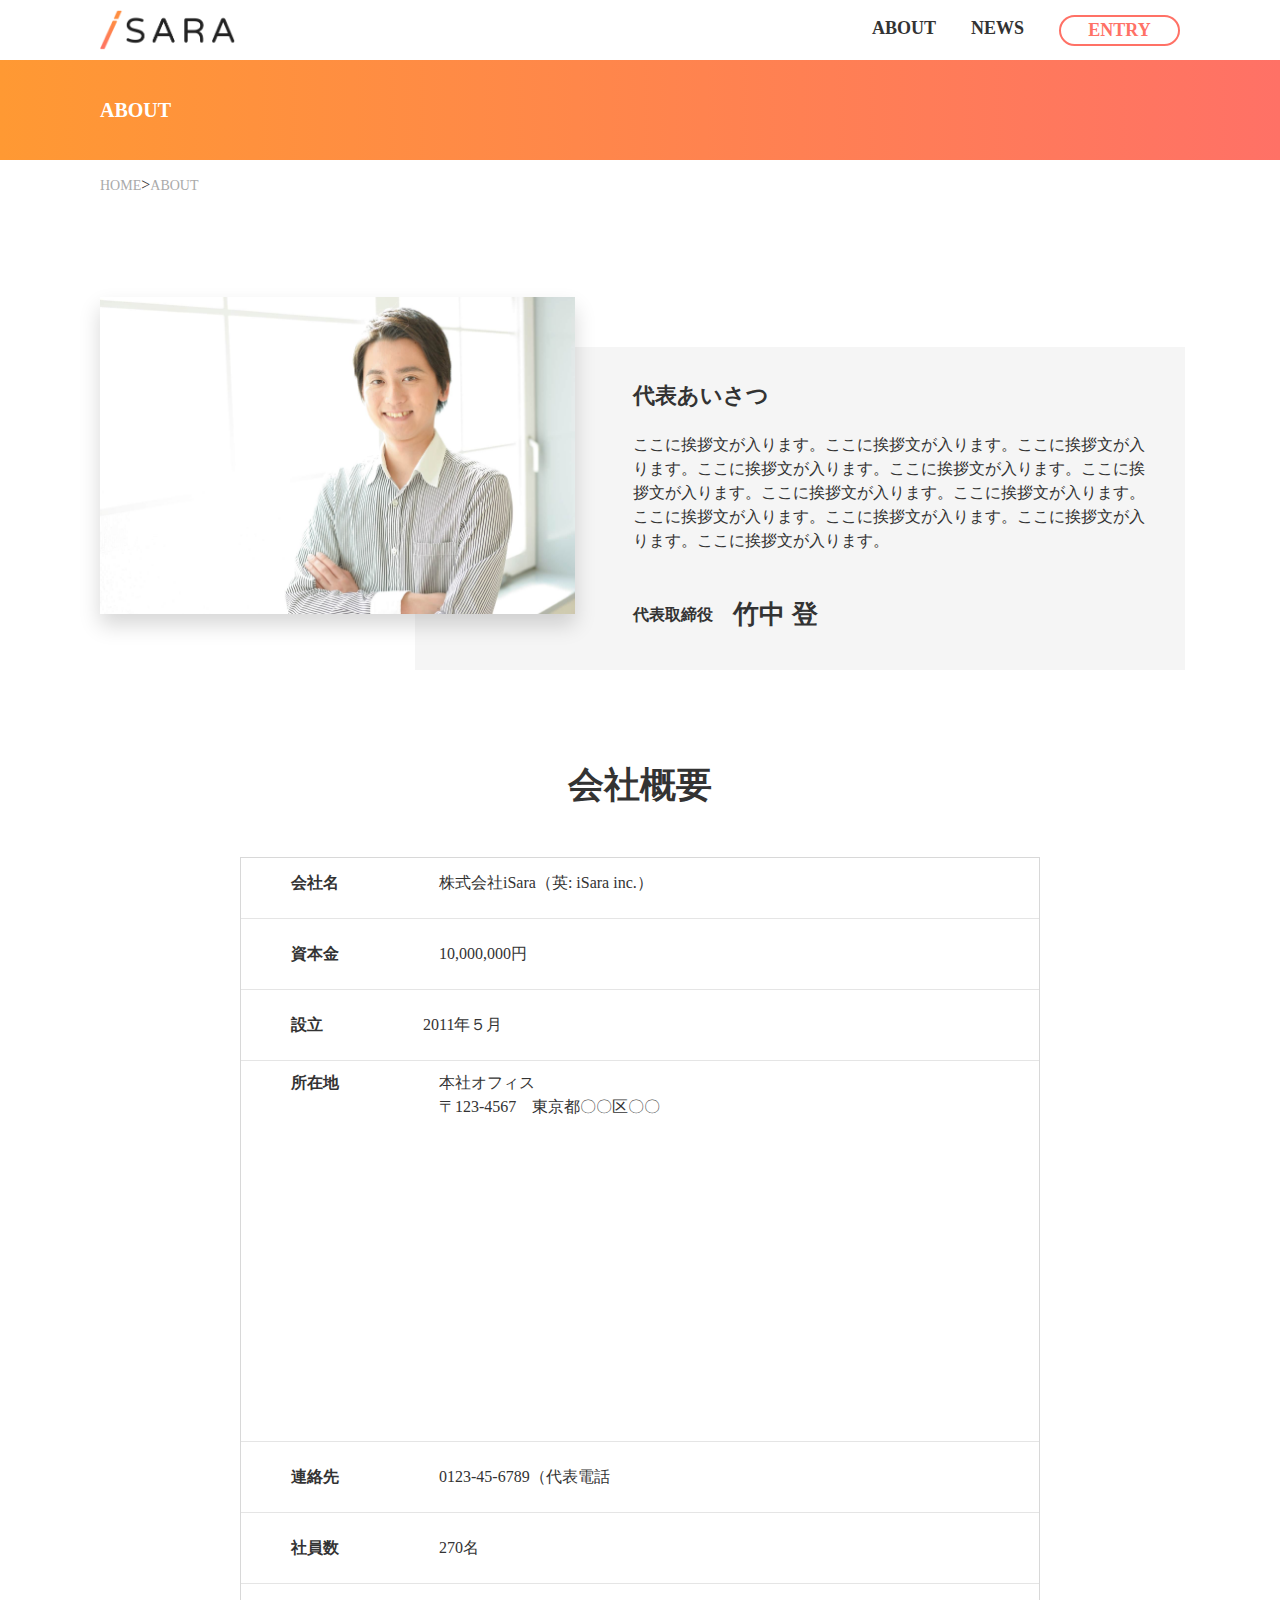
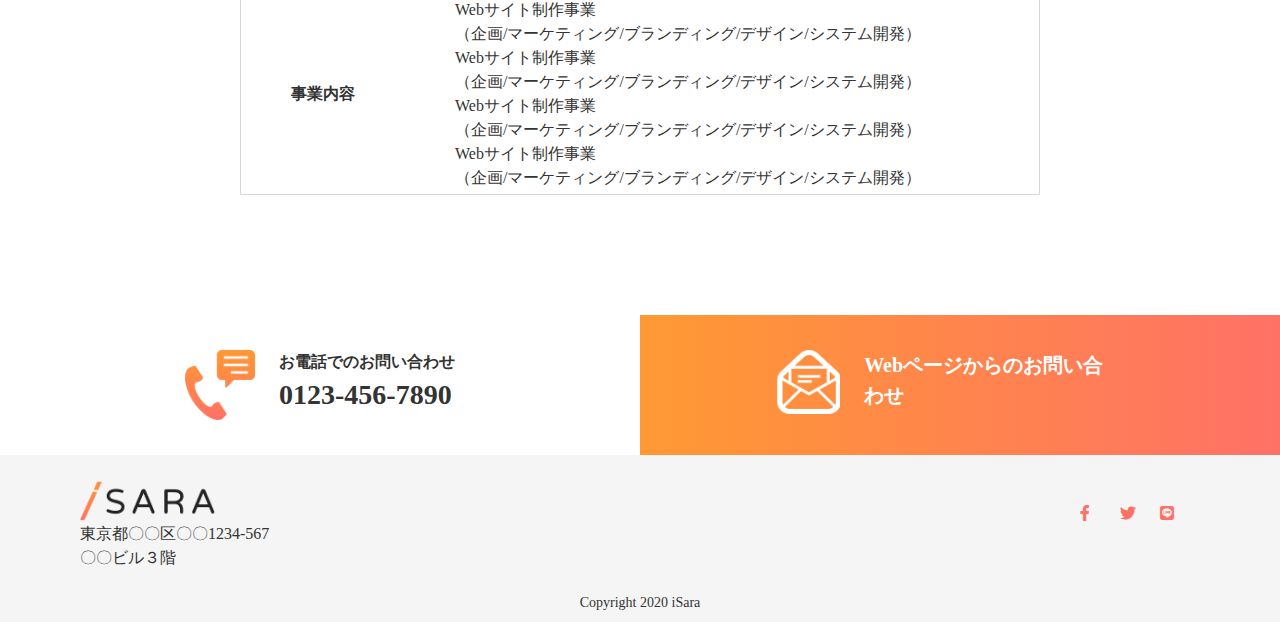
<file: about/index.html>
<!DOCTYPE html>
<html lang="en">
<head>
    <meta charset="UTF-8">
    <meta name="viewport" content="width=device-width, initial-scale=1.0">
    <meta http-equiv="X-UA-Compatible" content="ie=edge">
    <title>Lv5 ABOUT</title>
    <!-- fontawsome -->
    <link href="https://use.fontawesome.com/releases/v5.6.1/css/all.css" rel="stylesheet">
    <!-- bootstrap -->
    <link rel="stylesheet" href="https://stackpath.bootstrapcdn.com/bootstrap/4.4.1/css/bootstrap.min.css" integrity="sha384-Vkoo8x4CGsO3+Hhxv8T/Q5PaXtkKtu6ug5TOeNV6gBiFeWPGFN9MuhOf23Q9Ifjh" crossorigin="anonymous">
    <!-- css -->
    <link rel="stylesheet" href="styles/styles.css" />
</head>

<body>

    <div class="container">

        <header>
            <h1><img src="../img/logo.png" alt="株式会社isara"></h1>
            <div class="header-right">
                <a href="#">ABOUT</a>
                <a href="#">NEWS</a>
                <div class="header-entry">
                    <a href="#" class="entry">ENTRY</a>
                </div>
            </div>
        </header>

        <div class="nav">
            <div class="nav-top">
                <h2>ABOUT</h2>
            </div>  
            <div class="category">
                <div class="home">
                    <a href="#">HOME</a>
                </div>
                >
                <div class="tag">
                    <a href="#">ABOUT</a>
                </div>
            </div>
        </div> <!-- nav-->

        <div class="mv">
            <div class="mv-content">

                <!-- ここの左右幅あわせから -->
                <div class="mv-left">
                    <img src="../img/ceo.jpg" alt="">
                </div>

                <div class="mv-right">
                    <div class="mv-txt">
                        <h2>代表あいさつ</h2>
                        <div class="mv-txt-bottom">
                            <p>ここに挨拶文が入ります。ここに挨拶文が入ります。ここに挨拶文が入ります。ここに挨拶文が入ります。ここに挨拶文が入ります。ここに挨拶文が入ります。ここに挨拶文が入ります。ここに挨拶文が入ります。ここに挨拶文が入ります。ここに挨拶文が入ります。ここに挨拶文が入ります。ここに挨拶文が入ります。</p>
                            <div class="ceo">
                                <p class="ceo-type">代表取締役</p>
                                <p class="ceo-name">竹中 登</p>
                            </div>
                        </div>
                    </div>
                </div>

            </div>
        </div>  <!-- mv -->

        <div class="about">
            <div class="heading">
                <h2>会社概要</h2>
            </div>
            <div class="about-box">

                <div class="about-content">
                    <div class="name">
                        会社名
                    </div>
                    <div class="content">
                        株式会社iSara（英: iSara inc.）
                    </div>
                </div>

                <hr>

                <div class="about-content">
                    <div class="name">
                        資本金
                    </div>
                    <div class="content">
                        10,000,000円
                    </div>
                </div>

                <hr>

                <div class="about-content">
                    <div class="name">
                        設立
                    </div>
                    <div class="content">
                        2011年５月
                    </div>
                </div>

                <hr>

                
                <div class="about-content address">
                    <div class="address-detail">
                        <div class="name">
                            所在地
                        </div>
                        <div class="content">
                            本社オフィス <br >〒123-4567　東京都〇〇区〇〇
                        </div>
                    </div>
                    <iframe src="https://www.google.com/maps/embed?pb=!1m14!1m8!1m3!1d3240.487838698632!2d139.6983826!3d35.689611!3m2!1i1024!2i768!4f13.1!3m3!1m2!1s0x60188cd0d6b1ba1f%3A0x1c32a1f1ecacfdd5!2z5paw5a6_6aeF!5e0!3m2!1sja!2sjp!4v1580965845710!5m2!1sja!2sjp" width="400" height="300" frameborder="0" style="border:0;" allowfullscreen=""></iframe>
                </div>

                <hr>

                <div class="about-content">
                    <div class="name">
                        連絡先
                    </div>
                    <div class="content">
                        0123-45-6789（代表電話
                    </div>
                </div>

                <hr>

                <div class="about-content">
                    <div class="name">
                        社員数
                    </div>
                    <div class="content">
                        270名
                    </div>
                </div>

                <hr>

                <div class="about-content service">
                    <div class="name">
                        事業内容
                    </div>
                    <div class="content">
                        <div class="service-content">
                            <p>Webサイト制作事業</p>
                            <p>（企画/マーケティング/ブランディング/デザイン/システム開発）</p>
                        </div>
                        <div class="service-content">
                            <p>Webサイト制作事業</p>
                            <p>（企画/マーケティング/ブランディング/デザイン/システム開発）</p>
                        </div>
                        <div class="service-content">
                            <p>Webサイト制作事業</p>
                            <p>（企画/マーケティング/ブランディング/デザイン/システム開発）</p>
                        </div>
                        <div class="service-content">
                            <p>Webサイト制作事業</p>
                            <p>（企画/マーケティング/ブランディング/デザイン/システム開発）</p>
                        </div>
                    </div>
                </div>
            </div> <!-- about-box -->
        </div><!-- about-->


        <footer>
            <div class="footer">
                <div class="footer-top">
                    <div class="tell">
                        <div class="tell-content">
                            <div class="tell-img">
                                <img src="../img/footer-tell.png" alt="tell">
                            </div>
                            <div class="footer-top-txt">
                                <p class="footer-top-1">お電話でのお問い合わせ</p>
                                <p class="footer-top-2">0123-456-7890</p>
                            </div>
                        </div>
                    </div>
                    <div class="mail">
                        <div class="mail-content">
                            <div class="mail-img">
                                <img src="../img/footer-mail.png" alt="tell">
                            </div>
                            <div class="contact-bottom-txt">
                                <p class="footer-top-3">Webページからのお問い合わせ</p>
                            </div>
                        </div>
                    </div>
                </div>

                <div class="footer-bottom">
                    <div class="footer-bottom1">
                        <div class="footer-left">
                            <h1><img src="../img/logo.png" alt="株式会社isara"></h1>
                            <p>東京都〇〇区〇〇1234-567　 〇〇ビル３階</p>
                        </div>
                        <!-- sns -->
                        <div class="footer-right">
                            <div class="facebook fa">
                                <i class="fab fa-facebook-f"></i>
                            </div>
                            <div class="tw fa">
                                <i class="fab fa-twitter"></i>
                            </div>
                            <div class="line fa">
                                <i class="fab fa-line"></i>
                            </div>
                        </div>
                    </div>

                    <p class="copy">Copyright 2020 iSara</p>
                </div><!-- footer-bottom-->
            </div> <!-- .footer -->
        </footer>



    </div> <!-- container -->
    
</body>
</html>
</file>
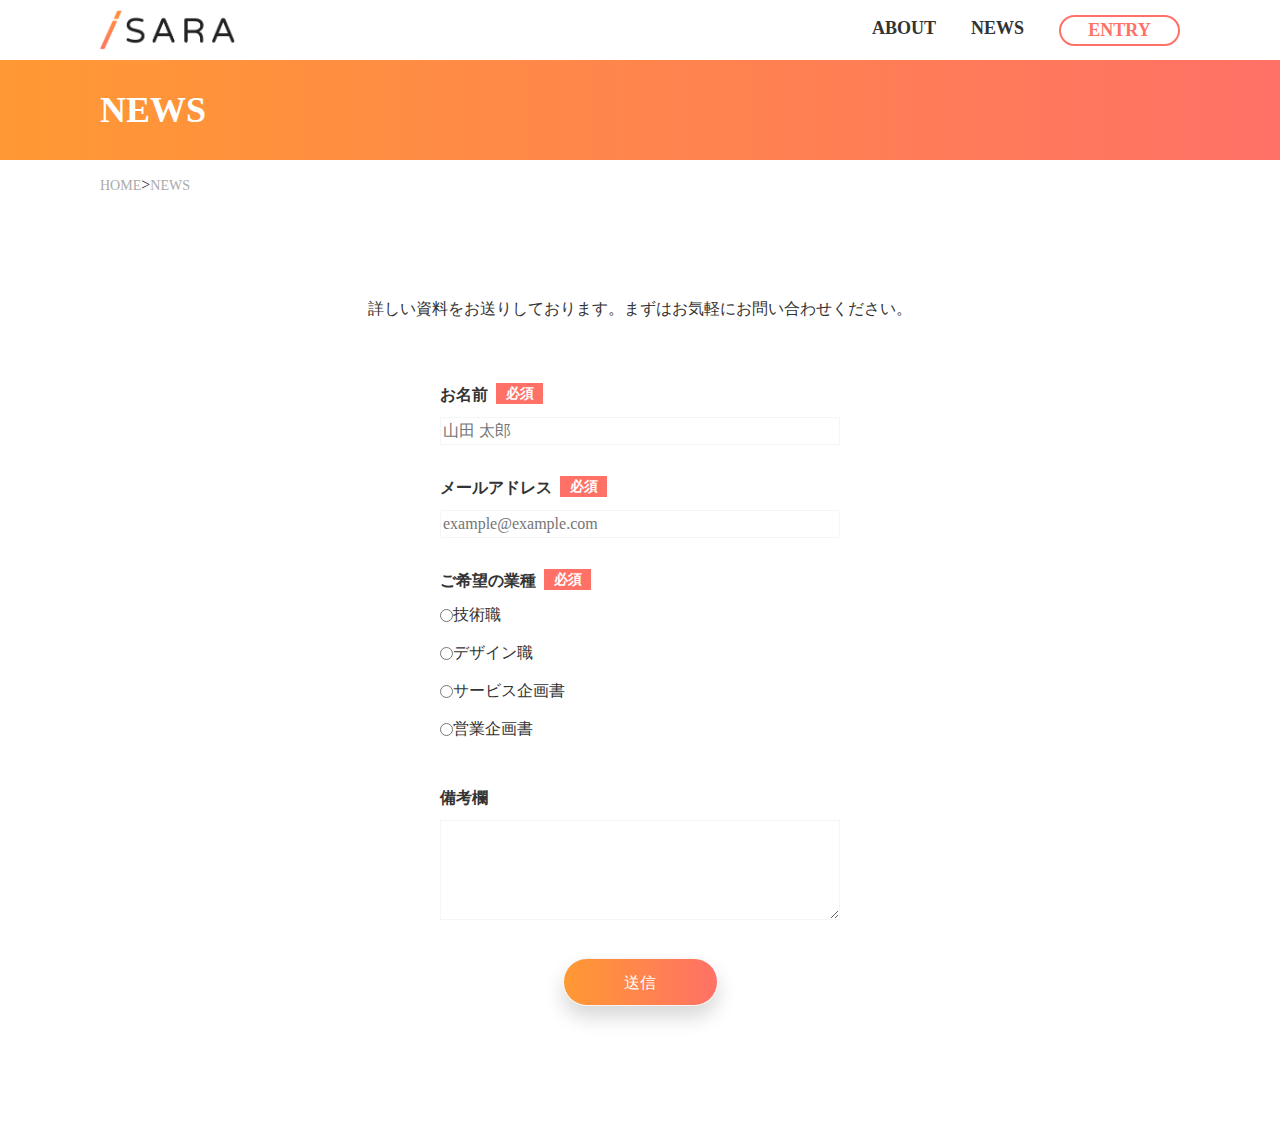
<file: entry/index.html>
<!DOCTYPE html>
<html lang="en">
<head>
    <meta charset="UTF-8">
    <meta name="viewport" content="width=device-width, initial-scale=1.0">
    <meta http-equiv="X-UA-Compatible" content="ie=edge">
    <title>Lv5 Entry</title>

    <!-- fontawsome -->
    <link href="https://use.fontawesome.com/releases/v5.6.1/css/all.css" rel="stylesheet">
    <!-- bootstrap -->
    <link rel="stylesheet" href="https://stackpath.bootstrapcdn.com/bootstrap/4.4.1/css/bootstrap.min.css" integrity="sha384-Vkoo8x4CGsO3+Hhxv8T/Q5PaXtkKtu6ug5TOeNV6gBiFeWPGFN9MuhOf23Q9Ifjh" crossorigin="anonymous">
    <!-- css -->
    <link rel="stylesheet" href="styles/styles.css" />

</head>
<body>
    <div class="container">

        <header>
            <h1><img src="../img/logo.png" alt="株式会社isara"></h1>
            <div class="header-right">
                <a href="#">ABOUT</a>
                <a href="#">NEWS</a>
                <div class="header-entry">
                    <a href="#" class="entry">ENTRY</a>
                </div>
            </div>
        </header>

        <div class="nav">
            <div class="nav-top">
                <h2>NEWS</h2>
            </div>  
            <div class="category">
                <div class="home">
                    <a href="#">HOME</a>
                </div>
                >
                <div class="tag">
                    <a href="#">NEWS</a>
                </div>
            </div>
        </div> <!-- nav-->

        <form action="#">

            <p>詳しい資料をお送りしております。まずはお気軽にお問い合わせください。</p>
            <div class="form ">
                <div class="name item">
                    <div class="title">
                        <p>お名前</p>
                        <div class="must">
                            <p>必須</p>
                        </div>
                    </div>
                    <input type="name" name="name" placeholder="山田 太郎">
                </div>

                <div class="mail item">
                    <div class="title">
                        <p>メールアドレス</p>
                        <div class="must">
                            <p>必須</p>
                        </div>
                    </div>
                    <input type="mail" name="mail" placeholder="example@example.com">
                </div>

                <div class="occupation item">
                    <div class="title">
                        <p>ご希望の業種</p>
                        <div class="must">
                            <p>必須</p>
                        </div>
                    </div>
                    <div class="occupation-detail">
                        <div class="occupation-type">
                            <input type="radio" name="occupation" value="male">技術職
                        </div>
                        <div class="occupation-type">
                            <input type="radio" name="occupation" value="female">デザイン職
                        </div>
                        <div class="occupation-type">
                            <input type="radio" name="occupation" value="female">サービス企画書
                        </div>
                        <div class="occupation-type">
                            <input type="radio" name="occupation" value="female">営業企画書
                        </div>
                    </div>
                </div>
                <div class="remark item">
                    <p>備考欄</p>
                    <textarea name="remark" id="">

                    </textarea>
                </div>
                <div class="button">
                    <input type="submit" value="送信">
                </div>
            </form>
        </div>


            

        </div><!-- container-->
</body>
</html>
</file>
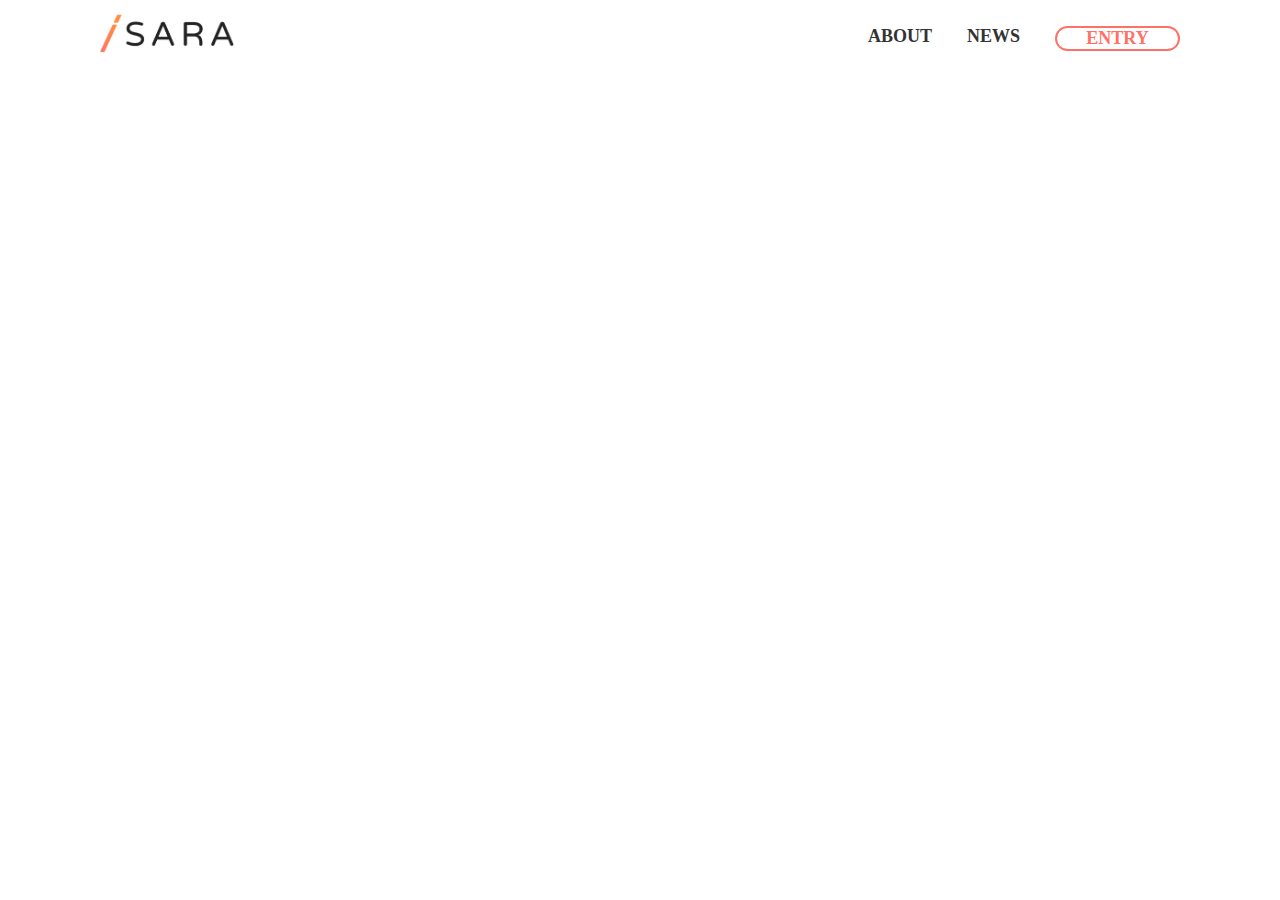
<file: humberger/index.html>
<!DOCTYPE html>
<html lang="en">
<head>
    <meta charset="UTF-8">
    <meta name="viewport" content="width=device-width, initial-scale=1.0">
    <title>Document</title>
    <link rel="stylesheet" href="styles/styles.css">
</head>
<body>

    <!-- ヘッダーエリア -->
    <header>
        <h1><img src="../img/logo.png" alt="株式会社isara"></h1>
        <div class="header-right">
            <a href="#">ABOUT</a>
            <a href="#">NEWS</a>
            <div class="header-entry">
                <a href="#" class="entry">ENTRY</a>
            </div>
        </div>
    </header> 


    <!-- sp -->
    <header class="l-header">
        <div class="header-img">
            <img src="../img/logo.png" alt="" style="width: 130px;"> 
        </div>
        <div class="l-drawer">
            <input class="l-drawer__checkbox" id="drawerCheckbox" type="checkbox" >
            <label class="l-drawer__icon" for="drawerCheckbox">
                <span class="l-drawer__icon-parts"></span>
            </label>
            <label class="l-drawer__overlay" for="drawerCheckbox"></label>
            <nav class="l-drawer__menu">
                <div class="items">
                    <ul>
                        <li class="l-drawer__item">
                            <a class="l-drawer__item-inner" href="/">ABOUT</a>
                        </li>
                        <li class="l-drawer__item">
                            <a class="l-drawer__item-inner" href="/">NEWS</a>
                        </li>
                        <div class="header-entry">
                            <li class="l-drawer__item">
                                <a class="l-drawer__item-inner" href="/">ENTRY</a>
                            </li>
                        </div>
                    </ul>
                </div>
            </nav>
        </div>
    </header>
</body>
</html>
</file>
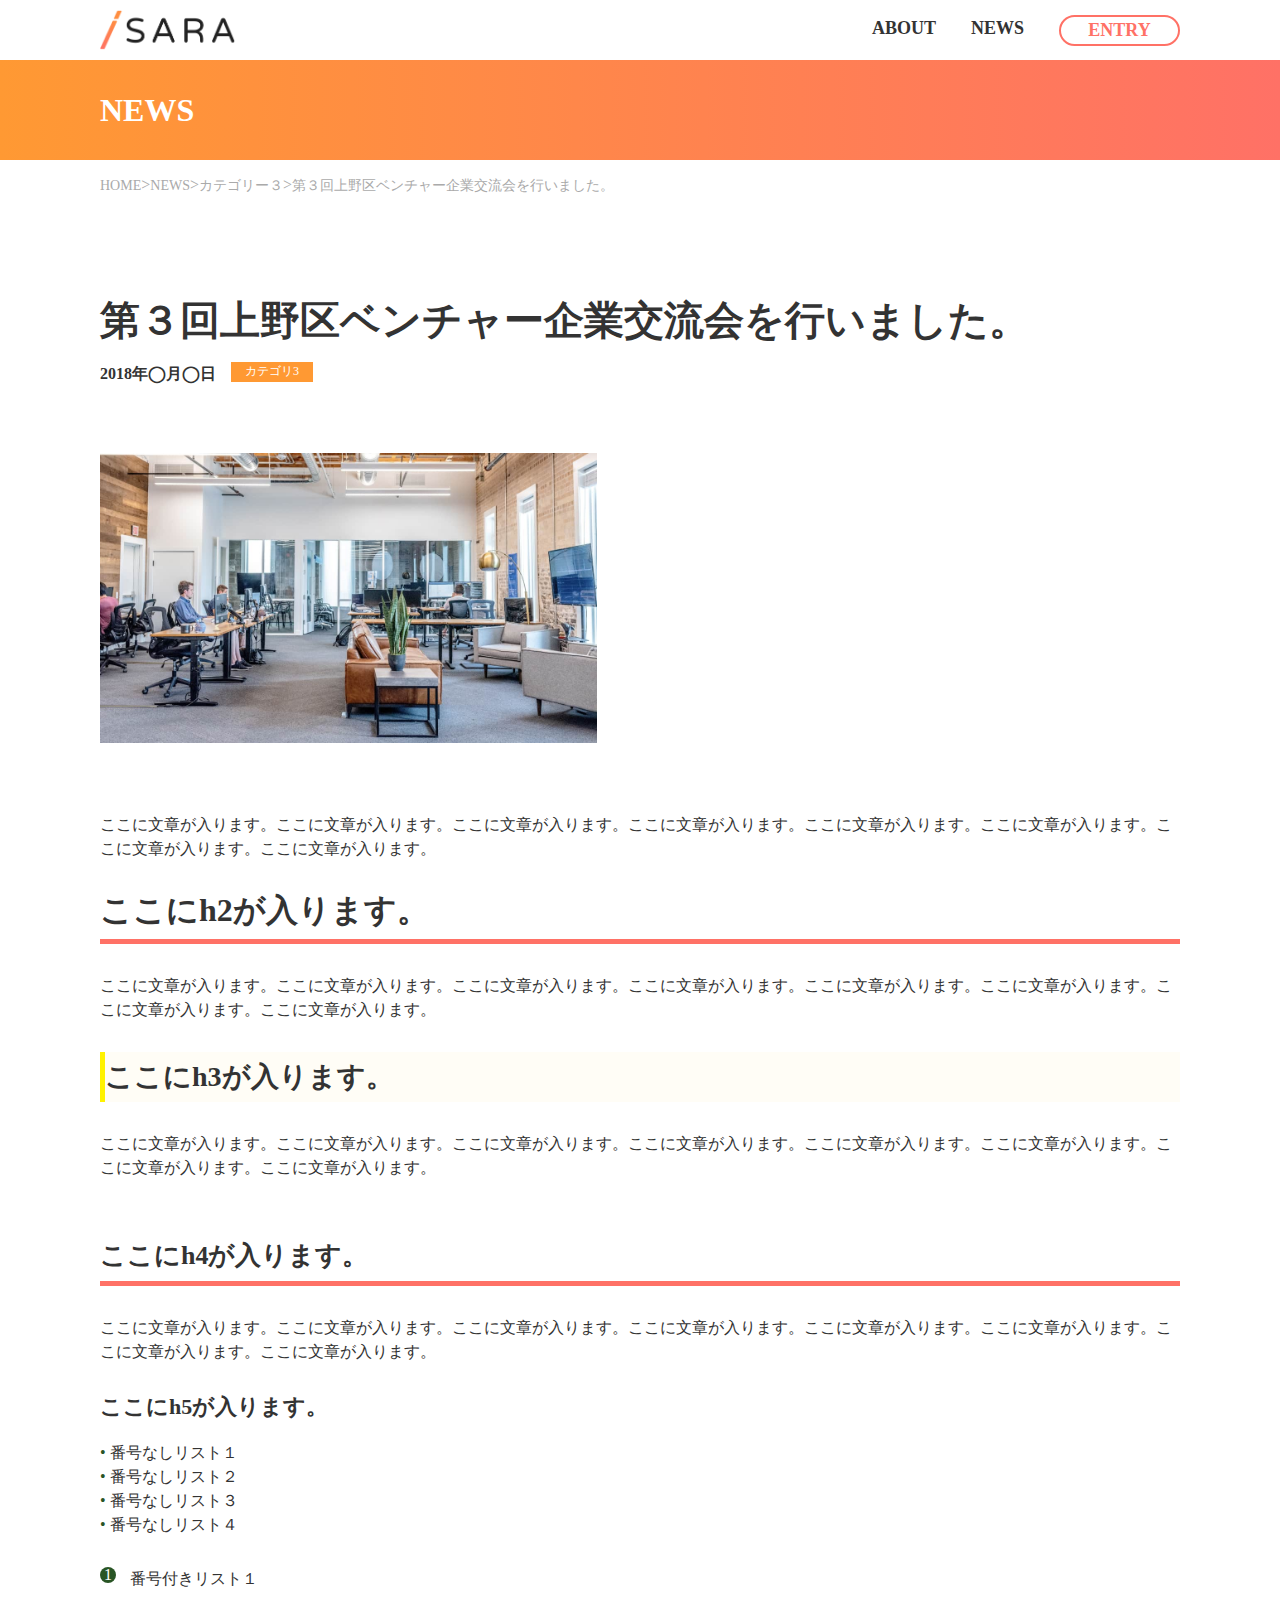
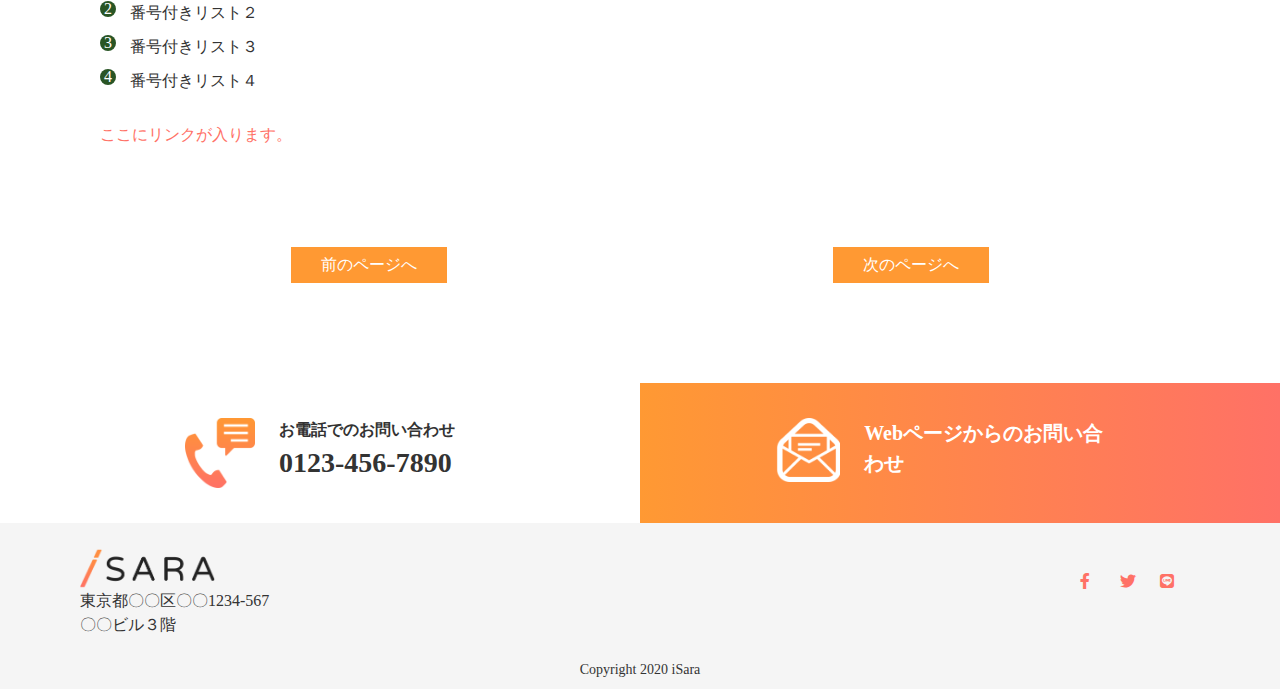
<file: news-solo/index.html>
<!DOCTYPE html>
<html lang="en">
<head>
    <meta charset="UTF-8">
    <meta name="viewport" content="width=device-width, initial-scale=1.0">
    <meta http-equiv="X-UA-Compatible" content="ie=edge">
    <title>Lv5 news-solo</title>

    <!-- fontawsome -->
    <link href="https://use.fontawesome.com/releases/v5.6.1/css/all.css" rel="stylesheet">
    <!-- bootstrap -->
    <link rel="stylesheet" href="https://stackpath.bootstrapcdn.com/bootstrap/4.4.1/css/bootstrap.min.css" integrity="sha384-Vkoo8x4CGsO3+Hhxv8T/Q5PaXtkKtu6ug5TOeNV6gBiFeWPGFN9MuhOf23Q9Ifjh" crossorigin="anonymous">
    <!-- css -->
    <link rel="stylesheet" href="styles/styles.css" />
</head>
<body>

    <div class="container">

        <header>
            <h1><img src="../img/logo.png" alt="株式会社isara"></h1>
            <div class="header-right">
                <a href="#">ABOUT</a>
                <a href="#">NEWS</a>
                <div class="header-entry">
                    <a href="#" class="entry">ENTRY</a>
                </div>
            </div>
        </header>


        <div class="nav">
            <div class="nav-top">
                <h2>NEWS</h2>
            </div>  
            <div class="category">
                <div class="home">
                    <a href="#">HOME</a>
                </div>
                <p>></p>
                <div class="tag">
                    <a href="#">NEWS</a>
                </div>
                <p>></p>
                <div>
                    <a href="#">カテゴリー３</a>
                </div>
                <p>></p>
                <div class="tag">
                    <a href="#">第３回上野区ベンチャー企業交流会を行いました。</a>
                </div>
                
            </div>
        </div> <!-- nav-->

        <div class="news-post">
            <h2>第３回上野区ベンチャー企業交流会を行いました。</h2>
            <div class="news-detail">
                <time>2018年◯月◯日</time>
                <p>カテゴリ3</p>
            </div>
            <img src="../img/office-umeda.jpg" alt="">
            <p>ここに文章が入ります。ここに文章が入ります。ここに文章が入ります。ここに文章が入ります。ここに文章が入ります。ここに文章が入ります。ここに文章が入ります。ここに文章が入ります。</p>
            <div class="news-post-txt">
                <div class="heading2">
                    <h2>ここにh2が入ります。</h2>
                    <p>ここに文章が入ります。ここに文章が入ります。ここに文章が入ります。ここに文章が入ります。ここに文章が入ります。ここに文章が入ります。ここに文章が入ります。ここに文章が入ります。</p>   
                </div>
                <div class="heading3">
                    <h3>ここにh3が入ります。</h3>
                    <p>ここに文章が入ります。ここに文章が入ります。ここに文章が入ります。ここに文章が入ります。ここに文章が入ります。ここに文章が入ります。ここに文章が入ります。ここに文章が入ります。</p>   
                </div>
                <div class="heading4">
                    <h4>ここにh4が入ります。</h4>
                    <p>ここに文章が入ります。ここに文章が入ります。ここに文章が入ります。ここに文章が入ります。ここに文章が入ります。ここに文章が入ります。ここに文章が入ります。ここに文章が入ります。</p>     
                </div>
                <div class="heading5">
                    <h5>ここにh5が入ります。</h5>
                    <div class="unorder">
                        <ul>
                            <li>番号なしリスト１</li>
                            <li>番号なしリスト２</li>
                            <li>番号なしリスト３</li>
                            <li>番号なしリスト４</li>
                        </ul>
                    </div>
                    <div class="order">
                        <ol>
                            <li>番号付きリスト１</li>
                            <li>番号付きリスト２</li>
                            <li>番号付きリスト３</li>
                            <li>番号付きリスト４</li>
                        </ol>
                    </div>
                    
                </div>

                <div class="link">
                    <a href="#">ここにリンクが入ります。<a>
                </div>
                <div class="bold">
                    ここに太字が入ります。
                </div>
            </div>
        </div> <!-- news post -->

        <div class="button">
            <div class="page">
                <p><a href="#">前のページへ</a></p>
            </div>
            
            <div class="page">
                <p><a href="#">次のページへ</a></p>
            </div>
        </div>

        <footer>
            <div class="footer">
                <div class="footer-top">
                    <div class="tell">
                        <div class="tell-content">
                            <div class="tell-img">
                                <img src="../img/footer-tell.png" alt="tell">
                            </div>
                            <div class="footer-top-txt">
                                <p class="footer-top-1">お電話でのお問い合わせ</p>
                                <p class="footer-top-2">0123-456-7890</p>
                            </div>
                        </div>
                    </div>
                    <div class="mail">
                        <div class="mail-content">
                            <div class="mail-img">
                                <img src="../img/footer-mail.png" alt="tell">
                            </div>
                            <div class="contact-bottom-txt">
                                <p class="footer-top-3">Webページからのお問い合わせ</p>
                            </div>
                        </div>
                    </div>
                </div>
            

                <div class="footer-bottom">
                    <div class="footer-bottom1">
                        <div class="footer-left">
                            <h1><img src="../img/logo.png" alt="株式会社isara"></h1>
                            <p>東京都〇〇区〇〇1234-567　 〇〇ビル３階</p>
                        </div>
                        <!-- sns -->
                        <div class="footer-right">
                            <div class="facebook fa">
                                <i class="fab fa-facebook-f"></i>
                            </div>
                            <div class="tw fa">
                                <i class="fab fa-twitter"></i>
                            </div>
                            <div class="line fa">
                                <i class="fab fa-line"></i>
                            </div>
                        </div>
                    </div>
                    <p class="copy">Copyright 2020 iSara</p>
                </div><!-- footer-bottom-->
            </div> <!-- .footer -->
        </footer>

    </div> <!-- container -->
    
    
</body>
</html>
</file>
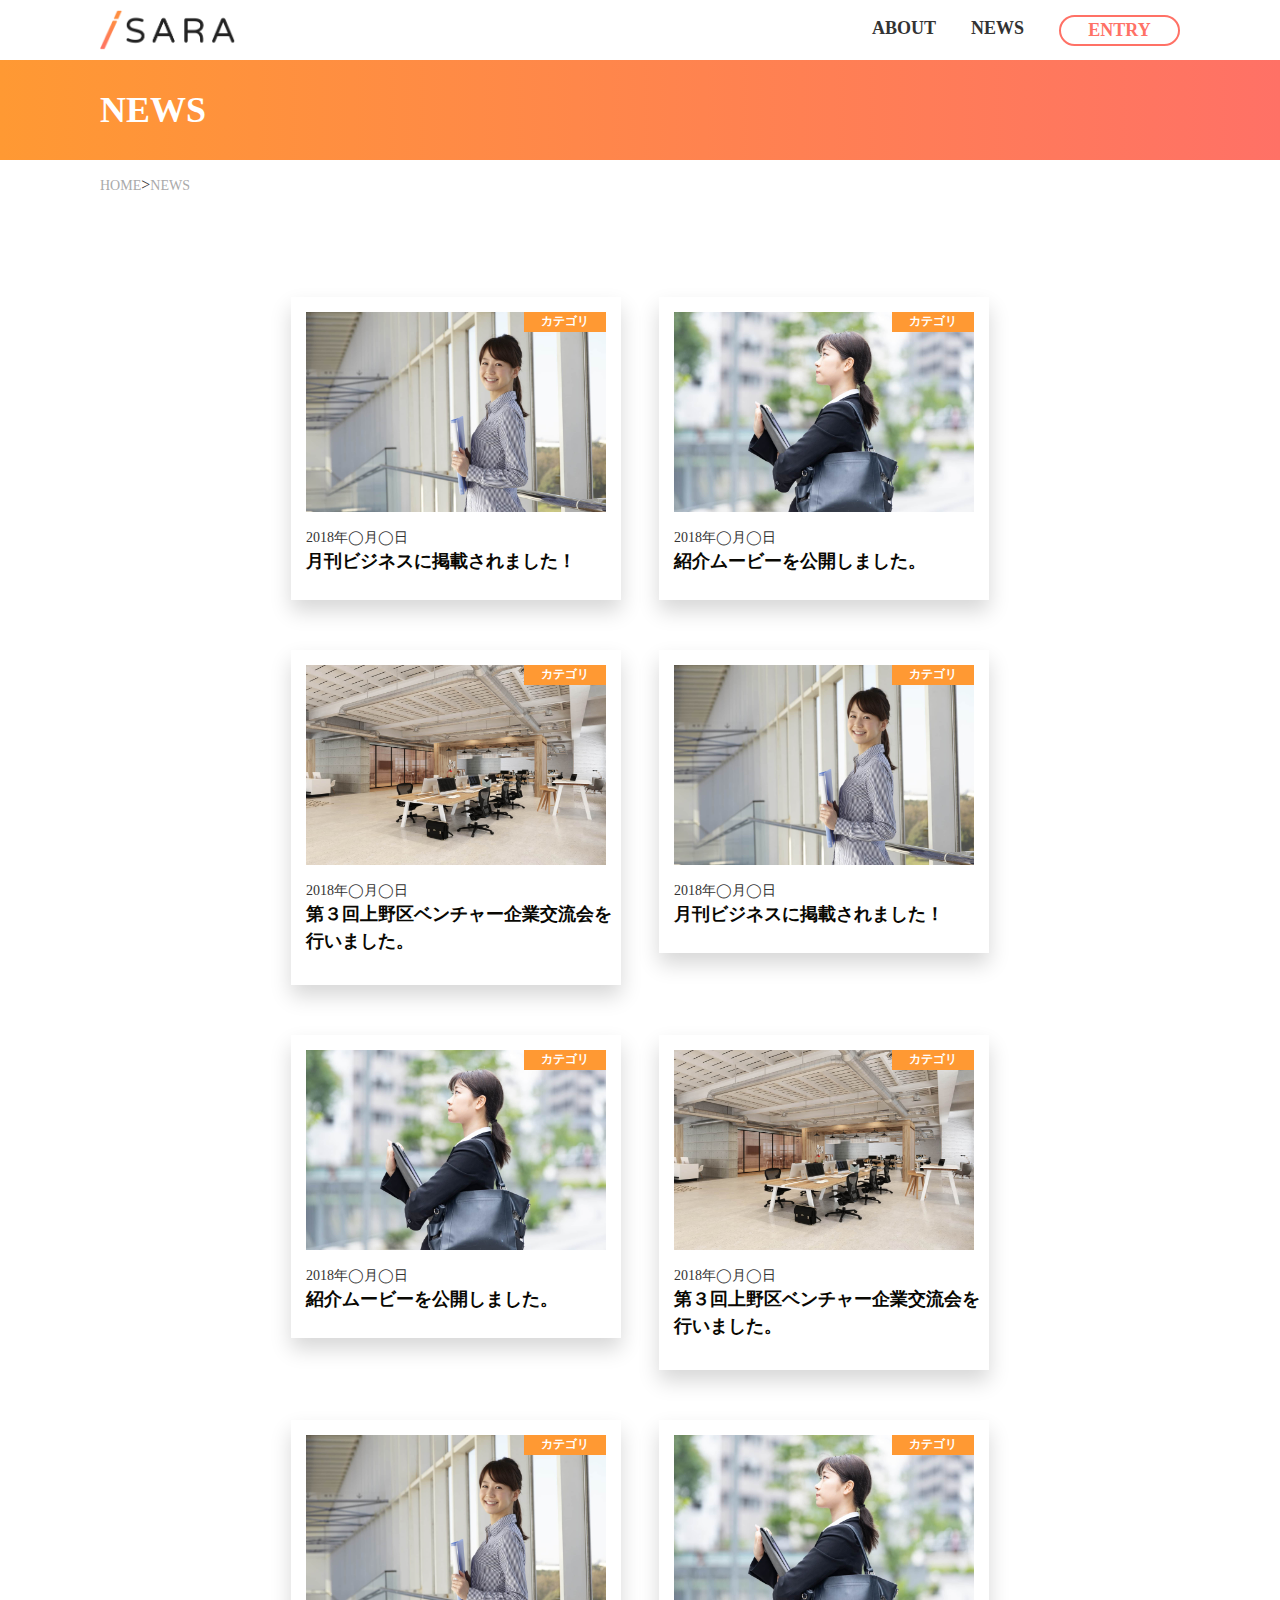
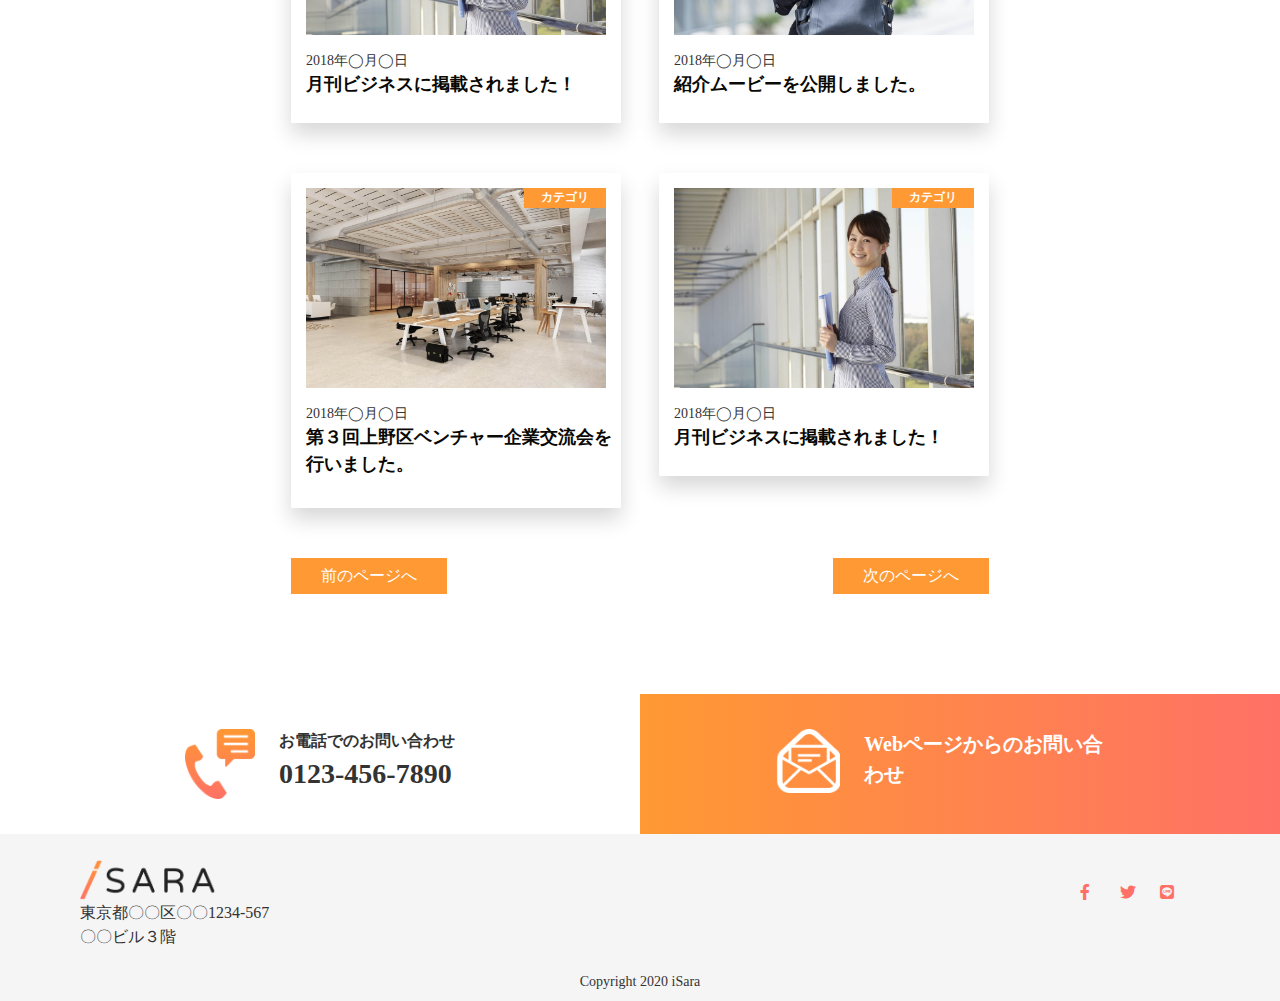
<file: news/index.html>
<!DOCTYPE html>
<html lang="en">
<head>
    <meta charset="UTF-8">
    <meta name="viewport" content="width=device-width, initial-scale=1.0">
    <meta http-equiv="X-UA-Compatible" content="ie=edge">
    <title>Document</title>

    <!-- fontawsome -->
    <link href="https://use.fontawesome.com/releases/v5.6.1/css/all.css" rel="stylesheet">
    <!-- bootstrap -->
    <link rel="stylesheet" href="https://stackpath.bootstrapcdn.com/bootstrap/4.4.1/css/bootstrap.min.css" integrity="sha384-Vkoo8x4CGsO3+Hhxv8T/Q5PaXtkKtu6ug5TOeNV6gBiFeWPGFN9MuhOf23Q9Ifjh" crossorigin="anonymous">
    <!-- css -->
    <link rel="stylesheet" href="styles/styles.css" />

</head>
<body>
    <div class="container">

        <header>
            <h1><img src="../img/logo.png" alt="株式会社isara"></h1>
            <div class="header-right">
                <a href="#">ABOUT</a>
                <a href="#">NEWS</a>
                <div class="header-entry">
                    <a href="#" class="entry">ENTRY</a>
                </div>
            </div>
        </header>

        <div class="nav">
            <div class="nav-top">
                <h2>NEWS</h2>
            </div>  
            <div class="category">
                <div class="home">
                    <a href="#">HOME</a>
                </div>
                >
                <div class="tag">
                    <a href="#">NEWS</a>
                </div>
            </div>
        </div> <!-- nav-->

        <div class="news">
            <div class="news-inner">

                <div class="news-flex">
                    <div class="news1 news-card">
                        <div class="card-top">
                            <img src="../img/news-1.jpg" alt="news1">
                            <p>カテゴリ</p>
                        </div>
                        <div class="news-detail">
                            <p class="news-time">2018年◯月◯日</p>
                            <p class="news-txt">月刊ビジネスに掲載されました！</p>
                        </div>
                        <a href="#"></a>
                    </div>

                    <div class="news2 news-card">
                        <div class="card-top">
                            <img src="../img/news-2.jpg" alt="news1">
                            <p>カテゴリ</p>
                        </div>
                        <div class="news-detail">
                            <p class="news-time">2018年◯月◯日</p>
                            <p class="news-txt">紹介ムービーを公開しました。</p>
                        </div>
                        <a href="#"></a>
                    </div>
                </div>

                <div class="news-flex">
                    <div class="news3 news-card">
                        <div class="card-top">
                            <img src="../img/news-3.jpg" alt="news1">
                            <p>カテゴリ</p>
                        </div>
                        <div class="news-detail">
                            <p class="news-time">2018年◯月◯日</p>
                            <p class="news-txt">第３回上野区ベンチャー企業交流会を行いました。</p>
                        </div>
                        <a href="#"></a>
                    </div>

                    <div class="news1 news-card">
                        <div class="card-top">
                            <img src="../img/news-1.jpg" alt="news1">
                            <p>カテゴリ</p>
                        </div>
                        <div class="news-detail">
                            <p class="news-time">2018年◯月◯日</p>
                            <p class="news-txt">月刊ビジネスに掲載されました！</p>
                        </div>
                        <a href="#"></a>
                    </div>
                </div>

                <div class="news-flex">
                    <div class="news2 news-card">
                        <div class="card-top">
                            <img src="../img/news-2.jpg" alt="news1">
                            <p>カテゴリ</p>
                        </div>
                        <div class="news-detail">
                            <p class="news-time">2018年◯月◯日</p>
                            <p class="news-txt">紹介ムービーを公開しました。</p>
                        </div>
                        <a href="#"></a>
                        
                    </div>

                    <div class="news3 news-card">
                        <div class="card-top">
                            <img src="../img/news-3.jpg" alt="news1">
                            <p>カテゴリ</p>
                        </div>
                        <div class="news-detail">
                            <p class="news-time">2018年◯月◯日</p>
                            <p class="news-txt">第３回上野区ベンチャー企業交流会を行いました。</p>
                        </div>
                        <a href="#"></a>
                    </div>
                </div>

                <div class="news-flex">
                    <div class="news1 news-card">
                        <div class="card-top">
                            <img src="../img/news-1.jpg" alt="news1">
                            <p>カテゴリ</p>
                        </div>
                        <div class="news-detail">
                            <p class="news-time">2018年◯月◯日</p>
                            <p class="news-txt">月刊ビジネスに掲載されました！</p>
                        </div>
                        <a href="#"></a>
                    </div>

                    <div class="news2 news-card">
                        <div class="card-top">
                            <img src="../img/news-2.jpg" alt="news1">
                            <p>カテゴリ</p>
                        </div>
                        <div class="news-detail">
                            <p class="news-time">2018年◯月◯日</p>
                            <p class="news-txt">紹介ムービーを公開しました。</p>
                        </div>
                        <a href="#"></a>
                    </div>
                </div>

                <div class="news-flex">
                    <div class="news3 news-card">
                        <div class="card-top">
                            <img src="../img/news-3.jpg" alt="news1">
                            <p>カテゴリ</p>
                        </div>
                        <div class="news-detail">
                            <p class="news-time">2018年◯月◯日</p>
                            <p class="news-txt">第３回上野区ベンチャー企業交流会を行いました。</p>
                        </div>
                        <a href="#"></a>
                    </div>
                    <div class="news1 news-card">
                        <div class="card-top">
                            <img src="../img/news-1.jpg" alt="news1">
                            <p>カテゴリ</p>
                        </div>
                        <div class="news-detail">
                            <p class="news-time">2018年◯月◯日</p>
                            <p class="news-txt">月刊ビジネスに掲載されました！</p>
                        </div>
                        <a href="#"></a>
                    </div>
                </div>

                <div class="button">
                    <div class="page">
                        <p><a href="#">前のページへ</a></p>
                    </div>
                    <div class="page">
                        <p><a href="#">次のページへ</a></p>
                    </div>
                </div>
            </div> <!-- news -->
        </div>


            <footer>
                <div class="footer">
                    <div class="footer-top">
                        <div class="tell">
                            <div class="tell-content">
                                <div class="tell-img">
                                    <img src="../img/footer-tell.png" alt="tell">
                                </div>
                                <div class="footer-top-txt">
                                    <p class="footer-top-1">お電話でのお問い合わせ</p>
                                    <p class="footer-top-2">0123-456-7890</p>
                                </div>
                            </div>
                        </div>
                        <div class="mail">
                            <div class="mail-content">
                                <div class="mail-img">
                                    <img src="../img/footer-mail.png" alt="tell">
                                </div>
                                <div class="contact-bottom-txt">
                                    <p class="footer-top-3">Webページからのお問い合わせ</p>
                                </div>
                            </div>
                        </div>
                    </div>
                

                    <div class="footer-bottom">
                        <div class="footer-bottom1">
                            <div class="footer-left">
                                <h1><img src="../img/logo.png" alt="株式会社isara"></h1>
                                <p>東京都〇〇区〇〇1234-567　 〇〇ビル３階</p>
                            </div>
                            <!-- sns -->
                            <div class="footer-right">
                                <div class="facebook fa">
                                    <i class="fab fa-facebook-f"></i>
                                </div>
                                <div class="tw fa">
                                    <i class="fab fa-twitter"></i>
                                </div>
                                <div class="line fa">
                                    <i class="fab fa-line"></i>
                                </div>
                            </div>
                        </div>
                        <p class="copy">Copyright 2020 iSara</p>
                    </div><!-- footer-bottom-->
                </div> <!-- .footer -->
            </footer>

        </div><!-- container-->
</body>
</html>
</file>
<file: about/styles/styles.css>
@charset "UTF-8";
*,
*::before,
*::after {
  box-sizing: border-box; }

body,
h1,
h2,
h3,
h4,
h5,
h6,
p,
a,
ul {
  margin: 0;
  padding: 0; }

.container {
  margin: 0;
  padding: 0; }

header {
  display: flex;
  justify-content: space-between;
  align-items: center;
  width: 100%;
  max-width: 1080px;
  height: 60px;
  margin: 0 auto;
  font-size: 18px; }
  header h1 {
    width: 136px; }
  header .header-right {
    display: flex; }
  header a {
    color: #333333;
    margin-right: 35px;
    font-weight: bold; }

.header-entry {
  margin-right: 0;
  color: #FF7166;
  border: 2px solid #FF7166;
  border-radius: 18px;
  width: 121px;
  text-align: center; }
  .header-entry a {
    color: #FF7166;
    margin: 0 auto; }

html {
  font-size: 62.5%; }

body {
  font-family: 'YuGothic','ヒラギノ角ゴ ProN';
  color: #333333;
  margin: 0;
  padding: 0;
  font-size: 1.6rem;
  /* 16px*/ }

.container {
  margin: 0 auto;
  overflow: hidden;
  max-width: 100%; }

a {
  list-style: none;
  text-decoration: none; }

img {
  max-width: 100%;
  height: auto;
  width: 100%; }

.footer {
  margin: 0 auto;
  max-width: 100%; }

.footer-top {
  display: flex;
  justify-content: space-between; }

.tell, .mail {
  width: 50%;
  height: 140px; }

.mail {
  background: linear-gradient(to left, #FF7166, #FF9933); }
  .mail p {
    color: #fff; }

.tell-content, .mail-content {
  display: flex;
  margin: 35px auto;
  width: 50%; }

.tell-content {
  justify-content: flex-end; }

.tell-img {
  width: 70px;
  height: 70px; }
  .tell-img img {
    width: 100%;
    position: relative;
    right: 24px; }

.mail-content {
  justify-content: flex-start; }

.mail-img {
  width: 70px; }
  .mail-img img {
    width: 100%;
    position: relative;
    right: 24px; }

.footer-top-1 {
  font-weight: bold;
  font-size: 16px;
  width: 176px; }

.footer-top-2 {
  font-weight: bold;
  font-size: 28px;
  width: 201px; }

.footer-top-3 {
  font-weight: bold;
  font-size: 20px; }

.footer-bottom {
  background-color: #F5F5F5; }

.footer-bottom1 {
  display: flex;
  padding: 0 80px;
  justify-content: space-between; }

.footer-left {
  width: 136px; }
  .footer-left img {
    margin-top: 25px; }
  .footer-left p {
    font-size: 16px;
    width: 213px;
    margin-bottom: 22px; }

.footer-right {
  display: flex;
  margin-top: 50px; }

.fa {
  width: 40px; }

i {
  color: #FF7166; }

.fab {
  width: 100%; }

.copy {
  font-size: 14px;
  text-align: center;
  padding-bottom: 9px; }

@media screen and (max-width: 768px) {
  .footer-top {
    flex-direction: column;
    align-items: center;
    justify-content: center; }

  .tell, .mail {
    width: 100%; }

  .tell-content {
    padding-left: 0; }

  .mail-content {
    padding-right: 0; }

  .footer-bottom1 {
    display: block;
    padding: 0 50px; }

  .footer-right {
    margin-top: 0; } }
.mv {
  margin: 0 auto;
  width: 1080px;
  max-width: 100%; }

.mv-content {
  display: flex;
  position: relative; }

.mv-left {
  width: 44%;
  z-index: 2;
  box-shadow: 0 11px 20px rgba(0, 0, 0, 0.16); }
  .mv-left img {
    width: 100%; }

.mv-right {
  max-width: 100%;
  width: 770px;
  background-color: #F5F5F5;
  padding: 36px 36px 36px 0;
  z-index: 1;
  position: absolute;
  top: 50px;
  left: 315px; }

.mv-txt {
  margin: 0 0 0 auto;
  width: 516px; }
  .mv-txt h2 {
    font-size: 2.2rem;
    font-weight: bold;
    margin-bottom: 24px; }

.ceo {
  display: flex;
  font-weight: bold;
  margin-top: 42px;
  align-items: center;
  text-align: right; }

.ceo-type {
  margin-right: 20px; }

.ceo-name {
  font-size: 26px; }

@media screen and (max-width: 1024px) {
  .mv-right {
    padding: 36px 5px; } }
@media screen and (max-width: 767px) {
  .mv-content {
    flex-direction: column;
    justify-content: center;
    padding: 0 15px; }

  .mv-right {
    position: static;
    max-width: 100%;
    padding: 80px 15px; }

  .mv-left {
    width: 87%; } }
.nav {
  display: block; }

.nav-top {
  max-width: 100%;
  height: 100px;
  margin-bottom: 13px;
  background: linear-gradient(to left, #FF7166, #FF9933); }
  .nav-top h2 {
    color: #fff;
    padding: 0 100px;
    font-size: 2rem;
    font-weight: bold;
    line-height: 100px; }

.category {
  display: flex;
  padding: 0 100px;
  margin-bottom: 100px; }
  .category a {
    color: #AAAAAA;
    font-size: 1.4rem; }

@media screen and (max-width: 1080px) {
  .nav-top {
    padding: 0 15px; }
    .nav-top h2 {
      padding: 0; }

  .category {
    padding: 0 15px; } }
.heading h2 {
  font-size: 3.6rem;
  text-align: center;
  margin: 0 auto;
  font-weight: bold;
  padding: 150px 0 50px 0; }

.about-box {
  width: 800px;
  margin: 0 auto 120px auto;
  border: 1px solid #D8D8D8; }

.about-content {
  display: flex;
  padding: 0 100px 0 50px;
  height: 50px;
  align-items: center; }

.name {
  margin-right: 100px;
  font-weight: bold; }

.service {
  height: 200px; }

.address-detail {
  display: flex; }

.address {
  height: 360px;
  display: block; }

iframe {
  margin: 17px 0 17px 145px; }

@media screen and (max-width: 767px) {
  .about {
    padding: 0 15px; }

  .heading h2 {
    padding-top: 75px; }

  .about-box {
    margin: 0;
    max-width: 100%; }

  .about-content {
    padding: 0 15px; }

  .name {
    margin-right: 16px; }

  .address {
    height: 250px; }

  iframe {
    margin: 26px 0 56px 55px;
    width: 200px;
    height: 146px; }

  .service {
    height: 284px; }

  .service-content {
    height: 72px;
    line-height: 100%; } }

/*# sourceMappingURL=styles.css.map */
</file>
<file: entry/styles/styles.css>
@charset "UTF-8";
*,
*::before,
*::after {
  box-sizing: border-box; }

h1,
h2,
h3,
h4,
h5,
h6,
p,
a,
ul {
  margin: 0;
  padding: 0; }

.container {
  margin: 0;
  padding: 0; }

header {
  display: flex;
  justify-content: space-between;
  align-items: center;
  width: 100%;
  max-width: 1080px;
  height: 60px;
  margin: 0 auto;
  font-size: 18px; }
  header h1 {
    width: 136px; }
  header .header-right {
    display: flex; }
  header a {
    color: #333333;
    margin-right: 35px;
    font-weight: bold; }

.header-entry {
  margin-right: 0;
  color: #FF7166;
  border: 2px solid #FF7166;
  border-radius: 18px;
  width: 121px;
  text-align: center; }
  .header-entry a {
    color: #FF7166;
    margin: 0 auto; }

.nav {
  display: block; }

.nav-top {
  max-width: 100%;
  height: 100px;
  margin-bottom: 13px;
  background: linear-gradient(to left, #FF7166, #FF9933); }
  .nav-top h2 {
    color: #fff;
    padding: 0 100px;
    font-size: 3.6rem;
    font-weight: bold;
    line-height: 100px; }

.category {
  display: flex;
  padding: 0 100px;
  margin-bottom: 100px; }
  .category a {
    color: #AAAAAA;
    font-size: 1.4rem; }

@media screen and (max-width: 1080px) {
  .nav-top {
    padding: 0 15px; }
    .nav-top h2 {
      padding: 0; }

  .category {
    padding: 0 15px; } }
form {
  width: 1080px;
  max-width: 100%;
  margin: 0 auto;
  text-align: center;
  padding: 0 15px; }

.form {
  margin: 62px auto 120px auto;
  display: inline-block;
  text-align: left; }
  .form p {
    font-weight: bold;
    margin-bottom: 10px; }

input {
  border: 1px solid #F5F5F5;
  flex-direction: column; }

textarea {
  border: 1px solid #F5F5F5; }

.name input, .mail input {
  width: 400px; }

.title {
  display: flex; }

.must {
  width: 47px;
  height: 19px;
  margin-left: 8px;
  font-weight: bold; }
  .must p {
    background-color: #FF7166;
    color: #fff;
    font-size: 1.4rem;
    text-align: center; }

.item {
  margin-bottom: 31px; }

.occupation-detail {
  flex-direction: column;
  display: flex; }

.occupation-type {
  display: flex;
  align-items: center;
  margin-bottom: 14px; }

textarea {
  width: 400px;
  height: 100px; }

.button {
  text-align: center; }
  .button input {
    background: linear-gradient(to left, #FF7166, #FF9933);
    box-shadow: 0 11px 20px rgba(0, 0, 0, 0.16);
    color: #fff;
    width: 155px;
    border-radius: 24px;
    margin: 0 auto;
    height: 48px;
    line-height: 48px;
    padding: 0 59px; }

@media screen and (max-width: 425px) {
  form p {
    text-align: left; }

  .name input, .mail input {
    width: 386px; }

  textarea {
    width: 386px; } }
@media screen and (max-width: 375px) {
  .name input, .mail input {
    width: 285px; }

  textarea {
    width: 285px; } }
html {
  font-size: 62.5%; }

body {
  font-family: 'YuGothic','ヒラギノ角ゴ ProN';
  color: #333333;
  margin: 0;
  padding: 0;
  font-size: 1.6rem;
  /* 16px*/ }

.container {
  margin: 0 auto;
  overflow: hidden;
  max-width: 100%; }

a {
  list-style: none;
  text-decoration: none; }

img {
  max-width: 100%;
  height: auto;
  width: 100%; }

/*# sourceMappingURL=styles.css.map */
</file>
<file: humberger/styles/styles.css>
@charset "UTF-8";
header {
  display: flex;
  justify-content: space-between;
  align-items: center;
  width: 100%;
  max-width: 1080px;
  height: 60px;
  margin: 0 auto;
  font-size: 18px; }
  header h1 img {
    width: 23%; }
  header .header-right {
    display: flex; }
  header a {
    color: #333333;
    margin-right: 35px;
    font-weight: bold;
    list-style: none;
    text-decoration: none; }

.header-entry {
  margin-right: 0;
  color: #FF7166;
  border: 2px solid #FF7166;
  border-radius: 18px;
  width: 121px;
  text-align: center; }
  .header-entry a {
    color: #FF7166;
    margin: 0 auto; }

.l-header {
  display: none; }

@media screen and (max-width: 767px) {
  /*ヘッダー*/
  header {
    display: none; }
    header a {
      margin-right: 0; }

  .l-header {
    display: flex;
    background: #fff;
    width: 100%;
    height: 60px;
    position: fixed;
    top: 0;
    left: 0; }

  /*ドロワー*/
  .l-drawer {
    position: relative; }
    .l-drawer__checkbox {
      display: none; }
    .l-drawer__icon {
      cursor: pointer;
      display: block;
      width: 56px;
      height: 60px; }
      .l-drawer__icon-parts, .l-drawer__icon-parts:before, .l-drawer__icon-parts:after {
        background-color: #FF7166;
        display: block;
        width: 26px;
        height: 2px;
        position: absolute;
        top: 0;
        right: 0;
        left: 0;
        bottom: 0;
        margin: auto; }
      .l-drawer__icon-parts:before, .l-drawer__icon-parts:after {
        content: " "; }
      .l-drawer__icon-parts:before {
        top: 16px; }
      .l-drawer__icon-parts:after {
        top: -16px; }
    .l-drawer__overlay {
      background: #000;
      opacity: 0;
      pointer-events: none;
      width: 100%;
      height: 100%;
      position: fixed;
      top: 0;
      right: 0; }
    .l-drawer__menu {
      background: #ffffff;
      color: #333333;
      max-width: 100%;
      width: 300px;
      height: 100vh;
      overflow-y: auto;
      -webkit-overflow-scrolling: touch;
      position: fixed;
      top: 0;
      right: -300px; }
    .l-drawer__icon {
      z-index: 4; }
    .l-drawer__menu {
      z-index: 3; }
    .l-drawer__overlay {
      z-index: 2; }
    .l-drawer__checkbox:checked ~ .l-drawer__icon .l-drawer__icon-parts {
      background: transparent;
      color: #FF7166; }
    .l-drawer__checkbox:checked ~ .l-drawer__icon .l-drawer__icon-parts:before {
      -webkit-transform: rotate(-45deg);
      transform: rotate(-45deg);
      top: 0; }
    .l-drawer__checkbox:checked ~ .l-drawer__icon .l-drawer__icon-parts:after {
      -webkit-transform: rotate(45deg);
      transform: rotate(45deg);
      top: 0; }
    .l-drawer__checkbox:checked ~ .l-drawer__overlay {
      opacity: 0.3;
      pointer-events: auto; }
    .l-drawer__checkbox:checked ~ .l-drawer__menu {
      right: 0; }
    .l-drawer__icon-parts, .l-drawer__icon-parts:after, .l-drawer__icon-parts:before, .l-drawer__overlay, .l-drawer__menu {
      -webkit-transition: all 0.7s;
      transition: all 0.7s; }

  .l-drawer {
    display: flex; }
    .l-drawer .items {
      position: relative;
      top: 30px;
      padding-left: 140px; }
    .l-drawer ul {
      list-style: none;
      padding: 15px; }
    .l-drawer li {
      margin-bottom: 35px;
      text-align: right; }
    .l-drawer a {
      text-decoration: none;
      text-align: right; }
    .l-drawer .header-entry {
      margin: 0 0 0 auto; }
      .l-drawer .header-entry li {
        margin-bottom: 0;
        text-align: center; }
      .l-drawer .header-entry a {
        text-align: right; } }

/*# sourceMappingURL=styles.css.map */
</file>
<file: news-solo/styles/styles.css>
@charset "UTF-8";
*,
*::before,
*::after {
  box-sizing: border-box; }

h1,
h2,
h3,
h4,
h5,
h6,
p,
a,
ul {
  margin: 0;
  padding: 0; }

.container {
  margin: 0;
  padding: 0; }

header {
  display: flex;
  justify-content: space-between;
  align-items: center;
  width: 100%;
  max-width: 1080px;
  height: 60px;
  margin: 0 auto;
  font-size: 18px; }
  header h1 {
    width: 136px; }
  header .header-right {
    display: flex; }
  header a {
    color: #333333;
    margin-right: 35px;
    font-weight: bold; }

.header-entry {
  margin-right: 0;
  color: #FF7166;
  border: 2px solid #FF7166;
  border-radius: 18px;
  width: 121px;
  text-align: center; }
  .header-entry a {
    color: #FF7166;
    margin: 0 auto; }

.nav {
  display: block; }

.nav-top {
  max-width: 100%;
  height: 100px;
  margin-bottom: 13px;
  background: linear-gradient(to left, #FF7166, #FF9933); }
  .nav-top h2 {
    color: #fff;
    padding: 0 100px;
    font-size: 3.2rem;
    font-weight: bold;
    line-height: 100px; }

.category {
  display: flex;
  padding: 0 100px;
  margin-bottom: 100px;
  color: #AAAAAA;
  max-width: 100%; }
  .category a {
    color: #AAAAAA;
    font-size: 1.4rem; }

@media screen and (max-width: 1080px) {
  .nav-top {
    padding: 0 15px; }
    .nav-top h2 {
      padding: 0; }

  .category {
    padding: 0 15px; } }
html {
  font-size: 62.5%; }

body {
  font-family: 'YuGothic','ヒラギノ角ゴ ProN';
  color: #333333;
  margin: 0;
  padding: 0;
  font-size: 1.6rem;
  /* 16px*/ }

.container {
  margin: 0 auto;
  overflow: hidden;
  max-width: 100%; }

img {
  max-width: 100%;
  height: auto;
  width: 100%; }

.heading {
  margin-top: 120px;
  width: 1080px;
  margin-right: auto;
  margin-left: auto; }
  .heading p {
    font-size: 18px;
    color: #555555; }

.interview-heading img {
  width: 39%; }

.mission-heading img {
  width: 63%; }

hr {
  border: 1px solid #B1B1B1;
  margin: 0;
  width: 100%; }

@media screen and (max-width: 767px) {
  html {
    font-size: 50%; } }
.news-post {
  margin: 0 auto;
  width: 1080px;
  height: auto;
  max-width: 100%; }
  .news-post h2 {
    font-size: 4.0rem;
    font-weight: bold; }
  .news-post img {
    width: 46%;
    margin: 50px 0 70px 0; }

.news-detail {
  margin: 17px 0;
  display: flex; }
  .news-detail time {
    font-weight: bold;
    margin-right: 15px; }
  .news-detail p {
    width: 82px;
    height: 20px;
    background-color: #FF9933;
    color: #fff;
    font-size: 12px;
    text-align: center; }

.news-post-txt p {
  margin: 30px 0; }

.heading2 h2 {
  font-size: 3.2rem;
  padding: 30px 0 10px 0;
  border-bottom: 5px solid #FF7166; }

.heading3 h3 {
  font-size: 28px;
  line-height: 50px;
  font-weight: bold;
  height: 50px;
  background-color: #FFFDF6;
  border-left: 5px solid #FFF200; }

.heading4 h4 {
  font-size: 26px;
  border-bottom: 5px solid #FF7166;
  padding: 30px 0 10px 0;
  font-weight: bold; }

.heading5 h5 {
  font-weight: bold;
  font-size: 22px;
  margin-bottom: 20px; }

.unorder {
  margin-bottom: 30px; }
  .unorder ul {
    list-style: none; }
  .unorder li:before {
    content: "• ";
    color: #295525; }

.order {
  margin-bottom: 30px; }
  .order ol {
    list-style-type: none;
    counter-reset: my-counter;
    padding: 0; }
  .order li {
    margin-bottom: 10px;
    padding-left: 30px;
    position: relative; }
  .order li:before {
    content: counter(my-counter);
    counter-increment: my-counter;
    background-color: #295525;
    color: #fff;
    display: block;
    float: left;
    line-height: 16px;
    margin-left: -30px;
    text-align: center;
    height: 16px;
    width: 16px;
    border-radius: 50%; }

.link a {
  color: #FF7166; }

.bold {
  font-weight: bold; }

a:not([href]) {
  display: none; }

.button {
  display: flex;
  justify-content: space-between;
  padding: 0 191px;
  margin: 100px auto 0 auto;
  width: 1080px;
  max-width: 100%; }

.page {
  width: 156px;
  height: 36px;
  background-color: #FF9933;
  margin-bottom: 100px; }
  .page a {
    color: #fff;
    line-height: 36px; }
  .page p {
    text-align: center;
    line-height: 1; }

@media screen and (max-width: 1080px) {
  .news-post {
    padding: 0 15px; } }
@media screen and (max-width: 767px) {
  .button {
    padding: 0 27px; }

  .news-post img {
    width: 100%; } }
@media screen and (max-width: 375px) {
  .button {
    padding: 0; } }
.footer {
  margin: 0 auto;
  max-width: 100%; }

.footer-top {
  display: flex;
  justify-content: space-between; }

.tell, .mail {
  width: 50%;
  height: 140px; }

.mail {
  background: linear-gradient(to left, #FF7166, #FF9933); }
  .mail p {
    color: #fff; }

.tell-content, .mail-content {
  display: flex;
  margin: 35px auto;
  width: 50%; }

.tell-content {
  justify-content: flex-end; }

.tell-img {
  width: 70px;
  height: 70px; }
  .tell-img img {
    width: 100%;
    position: relative;
    right: 24px; }

.mail-content {
  justify-content: flex-start; }

.mail-img {
  width: 70px; }
  .mail-img img {
    width: 100%;
    position: relative;
    right: 24px; }

.footer-top-1 {
  font-weight: bold;
  font-size: 16px;
  width: 176px; }

.footer-top-2 {
  font-weight: bold;
  font-size: 28px;
  width: 201px; }

.footer-top-3 {
  font-weight: bold;
  font-size: 20px; }

.footer-bottom {
  background-color: #F5F5F5; }

.footer-bottom1 {
  display: flex;
  padding: 0 80px;
  justify-content: space-between; }

.footer-left {
  width: 136px; }
  .footer-left img {
    margin-top: 25px; }
  .footer-left p {
    font-size: 16px;
    width: 213px;
    margin-bottom: 22px; }

.footer-right {
  display: flex;
  margin-top: 50px; }

.fa {
  width: 40px; }

i {
  color: #FF7166; }

.fab {
  width: 100%; }

.copy {
  font-size: 14px;
  text-align: center;
  padding-bottom: 9px; }

@media screen and (max-width: 768px) {
  .footer-top {
    flex-direction: column;
    align-items: center;
    justify-content: center; }

  .tell, .mail {
    width: 100%; }

  .tell-content {
    padding-left: 0; }

  .mail-content {
    padding-right: 0; }

  .footer-bottom1 {
    display: block;
    padding: 0 50px; }

  .footer-right {
    margin-top: 0; } }

/*# sourceMappingURL=styles.css.map */
</file>
<file: news/styles/styles.css>
@charset "UTF-8";
*,
*::before,
*::after {
  box-sizing: border-box; }

h1,
h2,
h3,
h4,
h5,
h6,
p,
a,
ul {
  margin: 0;
  padding: 0; }

.container {
  margin: 0;
  padding: 0; }

header {
  display: flex;
  justify-content: space-between;
  align-items: center;
  width: 100%;
  max-width: 1080px;
  height: 60px;
  margin: 0 auto;
  font-size: 18px; }
  header h1 {
    width: 136px; }
  header .header-right {
    display: flex; }
  header a {
    color: #333333;
    margin-right: 35px;
    font-weight: bold; }

.header-entry {
  margin-right: 0;
  color: #FF7166;
  border: 2px solid #FF7166;
  border-radius: 18px;
  width: 121px;
  text-align: center; }
  .header-entry a {
    color: #FF7166;
    margin: 0 auto; }

.nav {
  display: block; }

.nav-top {
  max-width: 100%;
  height: 100px;
  margin-bottom: 13px;
  background: linear-gradient(to left, #FF7166, #FF9933); }
  .nav-top h2 {
    color: #fff;
    padding: 0 100px;
    font-size: 3.6rem;
    font-weight: bold;
    line-height: 100px; }

.category {
  display: flex;
  padding: 0 100px;
  margin-bottom: 100px; }
  .category a {
    color: #AAAAAA;
    font-size: 1.4rem; }

@media screen and (max-width: 1080px) {
  .nav-top {
    padding: 0 15px; }
    .nav-top h2 {
      padding: 0; }

  .category {
    padding: 0 15px; } }
html {
  font-size: 62.5%; }

body {
  font-family: 'YuGothic','ヒラギノ角ゴ ProN';
  color: #333333;
  margin: 0;
  padding: 0;
  font-size: 1.6rem;
  /* 16px*/ }

.container {
  margin: 0 auto;
  overflow: hidden;
  max-width: 100%; }

a {
  list-style: none;
  text-decoration: none; }

img {
  max-width: 100%;
  height: auto;
  width: 100%; }

.heading {
  margin-top: 120px;
  width: 1080px;
  margin-right: auto;
  margin-left: auto; }
  .heading p {
    font-size: 18px;
    color: #555555; }

.interview-heading img {
  width: 39%; }

.mission-heading img {
  width: 63%; }

hr {
  border: 1px solid #B1B1B1;
  margin: 0;
  width: 100%; }

@media screen and (max-width: 767px) {
  html {
    font-size: 50%; } }
.news {
  padding: 0 100px; }

.news-inner {
  margin: 0 auto;
  margin-top: 50px;
  width: 1080px;
  max-width: 100%; }

.news-flex {
  display: flex;
  justify-content: space-between;
  padding: 0 191px; }

.news-card {
  max-width: 100%;
  width: 330px;
  height: 303px;
  background-color: #fff;
  position: relative;
  margin-bottom: 50px;
  box-shadow: 0 11px 20px rgba(0, 0, 0, 0.16); }
  .news-card img {
    margin: 15px;
    width: 300px;
    height: 200px; }
  .news-card a {
    position: absolute;
    top: 0;
    left: 0;
    width: 100%;
    height: 100%; }

.card-top {
  position: relative; }
  .card-top p {
    position: absolute;
    top: 15px;
    right: 15px;
    width: 82px;
    height: 20px;
    background-color: #FF9933;
    color: #fff;
    font-size: 12px;
    text-align: center;
    font-weight: bold; }

.news-detail {
  margin-left: 15px; }
  .news-detail .news-time {
    color: #333333;
    font-size: 14px; }
  .news-detail .news-txt {
    color: #090803;
    font-weight: bold;
    font-size: 18px; }

.news3 {
  height: 335px; }

.button {
  display: flex;
  justify-content: space-between;
  padding: 0 191px; }

.page {
  width: 156px;
  height: 36px;
  background-color: #FF9933;
  position: relative;
  margin-bottom: 100px; }
  .page a {
    color: #fff;
    line-height: 36px; }
  .page p {
    text-align: center;
    line-height: 1; }

@media screen and (max-width: 1080px) {
  .news {
    padding: 0; }

  .news-flex {
    padding: 0  50px; } }
@media screen and (max-width: 767px) {
  .news-flex {
    flex-direction: column;
    align-items: center;
    justify-content: center;
    padding: 0 42px; }

  .button {
    padding: 0 30px; } }
@media screen and (max-width: 413px) {
  .news-flex {
    padding: 0 15px; } }
@media screen and (max-width: 375px) {
  .news-flex {
    padding: 0; }

  .news-card img {
    margin: 11px; } }
.footer {
  margin: 0 auto;
  max-width: 100%; }

.footer-top {
  display: flex;
  justify-content: space-between; }

.tell, .mail {
  width: 50%;
  height: 140px; }

.mail {
  background: linear-gradient(to left, #FF7166, #FF9933); }
  .mail p {
    color: #fff; }

.tell-content, .mail-content {
  display: flex;
  margin: 35px auto;
  width: 50%; }

.tell-content {
  justify-content: flex-end; }

.tell-img {
  width: 70px;
  height: 70px; }
  .tell-img img {
    width: 100%;
    position: relative;
    right: 24px; }

.mail-content {
  justify-content: flex-start; }

.mail-img {
  width: 70px; }
  .mail-img img {
    width: 100%;
    position: relative;
    right: 24px; }

.footer-top-1 {
  font-weight: bold;
  font-size: 16px;
  width: 176px; }

.footer-top-2 {
  font-weight: bold;
  font-size: 28px;
  width: 201px; }

.footer-top-3 {
  font-weight: bold;
  font-size: 20px; }

.footer-bottom {
  background-color: #F5F5F5; }

.footer-bottom1 {
  display: flex;
  padding: 0 80px;
  justify-content: space-between; }

.footer-left {
  width: 136px; }
  .footer-left img {
    margin-top: 25px; }
  .footer-left p {
    font-size: 16px;
    width: 213px;
    margin-bottom: 22px; }

.footer-right {
  display: flex;
  margin-top: 50px; }

.fa {
  width: 40px; }

i {
  color: #FF7166; }

.fab {
  width: 100%; }

.copy {
  font-size: 14px;
  text-align: center;
  padding-bottom: 9px; }

@media screen and (max-width: 768px) {
  .footer-top {
    flex-direction: column;
    align-items: center;
    justify-content: center; }

  .tell, .mail {
    width: 100%; }

  .tell-content {
    padding-left: 0; }

  .mail-content {
    padding-right: 0; }

  .footer-bottom1 {
    display: block;
    padding: 0 50px; }

  .footer-right {
    margin-top: 0; } }

/*# sourceMappingURL=styles.css.map */
</file>
